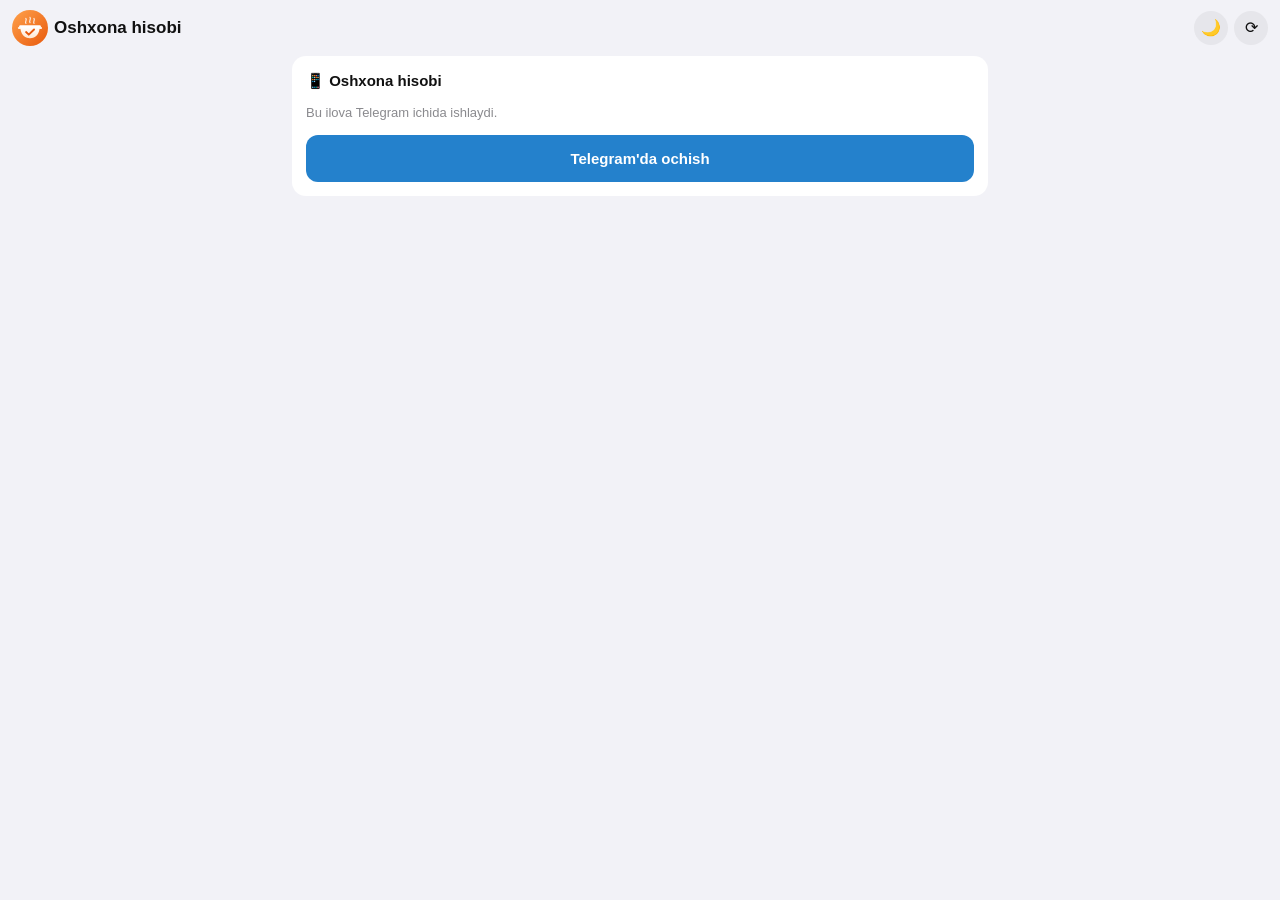
<file: docs/index.html>
<!doctype html>
<html lang="uz">
<head>
  <meta charset="utf-8">
  <meta name="viewport" content="width=device-width, initial-scale=1, maximum-scale=1, user-scalable=no, viewport-fit=cover">
  <title>Oshxona hisobi</title>
  <script src="https://telegram.org/js/telegram-web-app.js"></script>
  <link rel="icon" href="icon.svg" type="image/svg+xml">
  <link rel="stylesheet" href="style.css?v=8">
</head>
<body>
  <div class="dev-banner hidden" id="dev-banner">SINOV REJIMI — ma'lumot faqat shu brauzerda</div>
  <header class="top">
    <img class="logo" src="icon.svg" alt="">
    <div class="grow">
      <div class="top-title" id="top-title">Oshxona hisobi</div>
      <div class="top-sub" id="top-sub">Yuklanmoqda…</div>
    </div>
    <button class="sync saved" id="sync" type="button" aria-live="polite"></button>
    <button class="icon-btn" id="theme-btn" aria-label="Kunduzgi rejim">☀️</button>
    <button class="icon-btn" id="refresh" aria-label="Bulutdan yangilash">⟳</button>
  </header>

  <main id="view"><div class="empty">Yuklanmoqda…</div></main>

  <nav class="tabs" id="tabs">
    <button data-tab="meal" class="active"><span class="ti">🍽</span><span>Ovqat</span></button>
    <button data-tab="pay"><span class="ti">💵</span><span>To'lov</span></button>
    <button data-tab="exp"><span class="ti">🛒</span><span>Xarajat</span></button>
    <button data-tab="rep"><span class="ti">📊</span><span>Hisobot</span></button>
    <button data-tab="kids"><span class="ti">👥</span><span>Bolalar</span></button>
    <button data-tab="set"><span class="ti">⚙️</span><span>Sozlama</span></button>
  </nav>

  <div class="sheet-bg hidden" id="sheet-bg"></div>
  <section class="sheet hidden" id="sheet" role="dialog" aria-modal="true">
    <div class="sheet-head">
      <div class="sheet-title" id="sheet-title"></div>
      <button class="icon-btn" id="sheet-close" aria-label="Yopish">✕</button>
    </div>
    <div class="sheet-body" id="sheet-body"></div>
  </section>

  <div class="toast hidden" id="toast"><span id="toast-text"></span><button id="toast-undo" class="hidden">Bekor qilish</button></div>

  <script src="logic.js?v=8"></script>
  <script src="store.js?v=8"></script>
  <script src="app.js?v=8"></script>
</body>
</html>
</file>
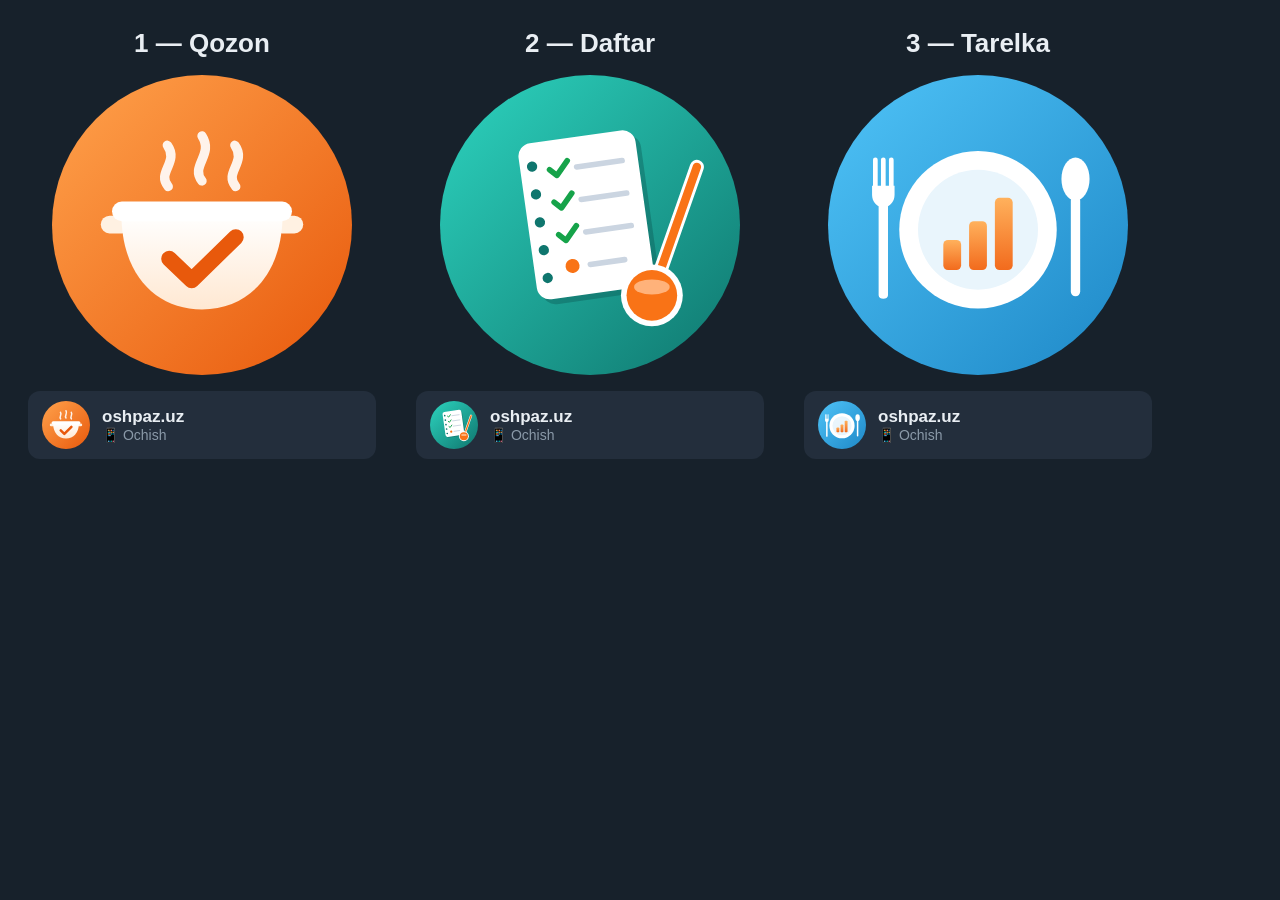
<file: brand/preview.html>
<!doctype html><html><head><meta charset="utf-8"><style>
body{margin:0;background:#17212b;font:600 22px Segoe UI,sans-serif;color:#e9eef3;padding:28px;width:1144px}
.row{display:flex;gap:40px}.col{display:flex;flex-direction:column;align-items:center;gap:16px;width:348px}
.big{width:300px;height:300px;border-radius:50%;display:block}
.chat{display:flex;align-items:center;gap:12px;background:#232e3c;border-radius:12px;padding:10px 14px;width:320px}
.sm{width:48px;height:48px;border-radius:50%}.t{font-size:17px}.s{font-size:14px;color:#8a99a8;font-weight:400}
.n{font-size:26px}
</style></head><body><div class="row">
<div class="col"><div class="n">1 — Qozon</div><img class="big" src="logo-qozon.svg"><div class="chat"><img class="sm" src="logo-qozon.svg"><div><div class="t">oshpaz.uz</div><div class="s">📱 Ochish</div></div></div></div>
<div class="col"><div class="n">2 — Daftar</div><img class="big" src="logo-daftar.svg"><div class="chat"><img class="sm" src="logo-daftar.svg"><div><div class="t">oshpaz.uz</div><div class="s">📱 Ochish</div></div></div></div>
<div class="col"><div class="n">3 — Tarelka</div><img class="big" src="logo-tarelka.svg"><div class="chat"><img class="sm" src="logo-tarelka.svg"><div><div class="t">oshpaz.uz</div><div class="s">📱 Ochish</div></div></div></div>
</div></body></html>
</file>
<file: docs/style.css>
/* Telegram mavzusi ranglari (Telegram o'zi --tg-theme-* ni beradi), aks holda zaxira ranglar */
:root {
  --bg: var(--tg-theme-secondary-bg-color, #f2f2f7);
  --card: var(--tg-theme-section-bg-color, var(--tg-theme-bg-color, #ffffff));
  --text: var(--tg-theme-text-color, #111111);
  --hint: var(--tg-theme-hint-color, #8a8a8e);
  --link: var(--tg-theme-link-color, #2481cc);
  --btn: var(--tg-theme-button-color, #2481cc);
  --btn-text: var(--tg-theme-button-text-color, #ffffff);
  --sep: rgba(127, 127, 127, 0.18);
  --soft: rgba(127, 127, 127, 0.10);
  --ok: #1f9d55;
  --part: #d48a00;
  --bad: #e5484d;
  --gray: #8a8a8e;
  --radius: 14px;
}
@media (prefers-color-scheme: dark) {
  :root {
    --bg: var(--tg-theme-secondary-bg-color, #000000);
    --card: var(--tg-theme-section-bg-color, var(--tg-theme-bg-color, #1c1c1e));
    --text: var(--tg-theme-text-color, #f2f2f2);
    --hint: var(--tg-theme-hint-color, #98989f);
    --ok: #3ccf7a; --part: #f0b429; --bad: #ff6369;
  }
}

* { box-sizing: border-box; -webkit-tap-highlight-color: transparent; }
html, body { margin: 0; padding: 0; }
body {
  background: var(--bg);
  color: var(--text);
  font: 15px/1.4 -apple-system, BlinkMacSystemFont, "Segoe UI", Roboto, Helvetica, Arial, sans-serif;
  padding-bottom: calc(68px + env(safe-area-inset-bottom));
  overscroll-behavior-y: none;
}
button, input, select, textarea { font: inherit; color: inherit; }
.hidden { display: none !important; }

/* ---------- top ---------- */
.top {
  position: sticky; top: 0; z-index: 5;
  display: flex; align-items: center; justify-content: space-between; gap: 8px;
  padding: 10px 16px; background: var(--bg);
}
.top-title { font-weight: 700; font-size: 17px; }
.top-sub { color: var(--hint); font-size: 13px; }
.icon-btn {
  border: 0; background: var(--soft); width: 36px; height: 36px; border-radius: 50%;
  font-size: 18px; cursor: pointer; flex: none;
}

main { padding: 0 12px 12px; max-width: 720px; margin: 0 auto; }

/* ---------- tabs ---------- */
.tabs {
  position: fixed; left: 0; right: 0; bottom: 0; z-index: 10;
  display: grid; grid-template-columns: repeat(6, 1fr);
  background: var(--card); border-top: 1px solid var(--sep);
  padding-bottom: env(safe-area-inset-bottom);
}
.tabs button {
  border: 0; background: none; padding: 7px 0 8px; cursor: pointer;
  display: flex; flex-direction: column; align-items: center; gap: 1px;
  font-size: 11px; color: var(--hint);
}
.tabs .ti { font-size: 20px; line-height: 1.2; filter: grayscale(1); opacity: .7; }
.tabs button.active { color: var(--btn); font-weight: 600; }
.tabs button.active .ti { filter: none; opacity: 1; }

/* ---------- cards & lists ---------- */
.card { background: var(--card); border-radius: var(--radius); padding: 14px; margin: 0 0 12px; }
.card h3 { margin: 0 0 10px; font-size: 15px; }
.section-title { color: var(--hint); font-size: 13px; text-transform: uppercase; letter-spacing: .03em; margin: 16px 4px 6px; }
.row { display: flex; align-items: center; gap: 10px; }
.between { justify-content: space-between; }
.grow { flex: 1; min-width: 0; }
.hint { color: var(--hint); font-size: 13px; }
.muted { color: var(--hint); }
.big { font-size: 22px; font-weight: 700; }
.ok { color: var(--ok); } .part { color: var(--part); } .bad { color: var(--bad); } .gray { color: var(--gray); }
.empty { text-align: center; color: var(--hint); padding: 32px 12px; }

.list { background: var(--card); border-radius: var(--radius); overflow: hidden; margin-bottom: 12px; }
.item {
  display: flex; align-items: center; gap: 10px; padding: 11px 14px;
  border-bottom: 1px solid var(--sep); cursor: pointer;
}
.item:last-child { border-bottom: 0; }
.item:active { background: var(--soft); }
.item .name { font-weight: 500; white-space: nowrap; overflow: hidden; text-overflow: ellipsis; }
.item .sub { color: var(--hint); font-size: 12.5px; }
.item .amt { font-weight: 600; white-space: nowrap; font-variant-numeric: tabular-nums; }
.group-head {
  padding: 8px 14px; font-size: 13px; font-weight: 600; color: var(--hint);
  background: var(--soft); display: flex; justify-content: space-between;
}

.dot { width: 10px; height: 10px; border-radius: 50%; flex: none; }
.dot.ok { background: var(--ok); } .dot.part { background: var(--part); }
.dot.bad { background: var(--bad); } .dot.exempt, .dot.left { background: var(--gray); }

/* ---------- stats ---------- */
.stats { display: grid; grid-template-columns: repeat(4, 1fr); gap: 6px; margin-top: 10px; }
.stat {
  border: 0; border-radius: 10px; background: var(--soft); padding: 8px 4px; text-align: center;
  cursor: pointer;
}
.stat b { display: block; font-size: 18px; }
.stat span { font-size: 11.5px; color: var(--hint); }
.stat.sel { outline: 2px solid var(--btn); }

/* ---------- chips ---------- */
.chips { display: flex; gap: 6px; overflow-x: auto; padding: 2px 0 10px; scrollbar-width: none; }
.chips::-webkit-scrollbar { display: none; }
.chip {
  flex: none; border: 0; border-radius: 18px; padding: 7px 13px; background: var(--card);
  cursor: pointer; white-space: nowrap; font-size: 14px;
}
.chip.sel { background: var(--btn); color: var(--btn-text); }
.chips.wrap { flex-wrap: wrap; overflow: visible; }

/* ---------- forms ---------- */
.input, select.input, textarea.input {
  width: 100%; border: 1px solid var(--sep); background: var(--card); border-radius: 10px;
  padding: 11px 12px; outline: none; font-size: 16px;
}
.input:focus { border-color: var(--btn); }
textarea.input { min-height: 120px; resize: vertical; }
.field { margin-bottom: 10px; }
.field label { display: block; font-size: 13px; color: var(--hint); margin: 0 0 4px 2px; }
.search { margin-bottom: 10px; }

.btn {
  display: block; width: 100%; border: 0; border-radius: 12px; padding: 13px 14px;
  background: var(--btn); color: var(--btn-text); font-weight: 600; cursor: pointer; font-size: 15px;
}
.btn:active { opacity: .85; }
.btn:disabled { opacity: .5; }
.btn.secondary { background: var(--soft); color: var(--text); }
.btn.danger { background: transparent; color: var(--bad); border: 1px solid var(--sep); }
.btn.ok { background: var(--ok); color: #fff; }
.btn + .btn, .btn-row + .btn, .btn + .btn-row { margin-top: 8px; }
.btn-row { display: flex; gap: 8px; }
.btn-row .btn { margin: 0; }
.mini {
  border: 0; border-radius: 16px; padding: 6px 11px; background: var(--btn); color: var(--btn-text);
  font-weight: 600; font-size: 13px; cursor: pointer; white-space: nowrap; flex: none;
}
.mini.ghost { background: var(--soft); color: var(--text); }
.mini.del { background: transparent; color: var(--bad); padding: 6px 8px; }

/* ---------- report ---------- */
.kpis { display: grid; grid-template-columns: 1fr 1fr; gap: 8px; margin-bottom: 12px; }
.kpi { background: var(--card); border-radius: var(--radius); padding: 12px 14px; }
.kpi .label { font-size: 13px; color: var(--hint); }
.kpi .value { font-size: 19px; font-weight: 700; font-variant-numeric: tabular-nums; }
.kpi.wide { grid-column: 1 / -1; }
.bar-row { margin: 8px 0; }
.bar-row .row { font-size: 14px; }
.bar { height: 8px; border-radius: 4px; background: var(--soft); overflow: hidden; margin-top: 4px; }
.bar > i { display: block; height: 100%; background: var(--btn); border-radius: 4px; }
.seg { display: grid; grid-template-columns: 1fr 1fr; background: var(--card); border-radius: 10px; padding: 3px; margin-bottom: 10px; }
.seg button { border: 0; background: none; padding: 8px; border-radius: 8px; cursor: pointer; font-weight: 600; color: var(--hint); }
.seg button.sel { background: var(--btn); color: var(--btn-text); }
.period { display: flex; align-items: center; justify-content: space-between; margin-bottom: 10px; }
.period b { font-size: 16px; }
.kv { display: flex; justify-content: space-between; padding: 6px 0; border-bottom: 1px solid var(--sep); }
.kv:last-child { border-bottom: 0; }
.kv b { font-variant-numeric: tabular-nums; }

/* ---------- sheet ---------- */
.sheet-bg { position: fixed; inset: 0; background: rgba(0, 0, 0, .4); z-index: 20; }
.sheet {
  position: fixed; left: 0; right: 0; bottom: 0; z-index: 21;
  background: var(--bg); border-radius: 18px 18px 0 0;
  max-height: 90vh; display: flex; flex-direction: column;
  animation: up .18s ease-out; max-width: 720px; margin: 0 auto;
}
@keyframes up { from { transform: translateY(30px); opacity: .6; } to { transform: none; opacity: 1; } }
.sheet-head { display: flex; align-items: center; justify-content: space-between; padding: 14px 16px 8px; gap: 8px; }
.sheet-title { font-weight: 700; font-size: 17px; min-width: 0; overflow: hidden; text-overflow: ellipsis; white-space: nowrap; }
.sheet-body { overflow-y: auto; padding: 0 12px calc(16px + env(safe-area-inset-bottom)); }

.status-box { text-align: center; padding: 6px 0 2px; }
.status-box .big { font-size: 26px; }

/* ---------- toast ---------- */
.toast {
  position: fixed; left: 12px; right: 12px; bottom: calc(76px + env(safe-area-inset-bottom)); z-index: 30;
  background: #2b2b2e; color: #fff; border-radius: 12px; padding: 12px 14px;
  display: flex; align-items: center; justify-content: space-between; gap: 10px;
  box-shadow: 0 6px 24px rgba(0, 0, 0, .25); max-width: 696px; margin: 0 auto; font-size: 14px;
}
.toast button { border: 0; background: none; color: #6ab2f2; font-weight: 700; cursor: pointer; flex: none; }
.toast.err { background: #b3261e; }

@media (min-width: 560px) {
  .kpis { grid-template-columns: repeat(3, 1fr); }
  .kpis .kpi.wide { grid-column: auto; }
}

/* ---------- serversiz versiya: bulut holati ---------- */
.top .grow { min-width: 0; }
.sync {
  border: 0; background: var(--soft); color: var(--hint); border-radius: 999px;
  padding: 6px 10px; font-size: 12px; white-space: nowrap; flex: none; cursor: default;
}
.sync:empty { display: none; }
.sync.pending, .sync.saving { color: var(--part); }
.sync.error { color: #fff; background: var(--bad); cursor: pointer; }
.dev-banner {
  background: #d48a00; color: #fff; text-align: center; font-size: 12px; font-weight: 700; padding: 4px 8px;
}
.copy-area { min-height: 50vh; font-size: 13px; }
a.btn { display: block; text-align: center; text-decoration: none; }
.top .logo { width: 36px; height: 36px; border-radius: 50%; flex: none; }

/* ---------- ko'rinish: kunduzgi (oq) / tungi — Telegram mavzusidan qat'i nazar ---------- */
html[data-theme="light"] {
  color-scheme: light;
  --bg: #f2f2f7; --card: #ffffff; --text: #111111; --hint: #6d6d72; --link: #2481cc;
  --btn: #2481cc; --btn-text: #ffffff; --sep: rgba(0, 0, 0, .12); --soft: rgba(0, 0, 0, .06);
  --ok: #1f9d55; --part: #b87400; --bad: #d93a3f; --gray: #8a8a8e;
}
html[data-theme="dark"] {
  color-scheme: dark;
  --bg: #000000; --card: #1c1c1e; --text: #f2f2f2; --hint: #98989f; --link: #5eb5f7;
  --btn: #3e88d6; --btn-text: #ffffff; --sep: rgba(255, 255, 255, .12); --soft: rgba(255, 255, 255, .08);
  --ok: #3ccf7a; --part: #f0b429; --bad: #ff6369; --gray: #98989f;
}
.seg.seg3 { grid-template-columns: 1fr 1fr 1fr; margin-bottom: 0; }
.seg.seg3 button { font-size: 13px; padding: 8px 4px; }

/* ---------- to'lov: haftada bitta, tuzatishlar tarixi ---------- */
.paid-chip {
  flex: none; font-size: 13px; font-weight: 700; color: var(--ok);
  background: rgba(31, 157, 85, .14); background: color-mix(in srgb, var(--ok) 14%, transparent);
  border-radius: 999px; padding: 4px 9px;
}
.paid-box { border-radius: 12px; padding: 10px 12px; background: rgba(31, 157, 85, .12); background: color-mix(in srgb, var(--ok) 12%, transparent); }
.paid-box .name { color: var(--ok); font-weight: 700; }
.other-dev { color: var(--bad); font-weight: 600; }
.sub.fix { color: var(--part); }
.item.removed .name, .item.removed .sub { opacity: .7; }
.fixrow { background: rgba(212, 138, 0, .08); background: color-mix(in srgb, var(--part) 8%, transparent); }
.top { gap: 6px; padding: 10px 12px; }
.top-title, .top-sub { white-space: nowrap; overflow: hidden; text-overflow: ellipsis; }
.top .icon-btn { width: 34px; height: 34px; font-size: 16px; }

/* ---------- ovqat: kuniga ikki mahal ---------- */
.tabs button { min-width: 0; font-size: 10.5px; }
.tabs button > span:last-child { max-width: 100%; overflow: hidden; text-overflow: ellipsis; white-space: nowrap; }
.meal-head { padding: 10px 12px 12px; }
.meal-head .period { margin-bottom: 8px; }
.mday { text-align: center; min-width: 0; }
.mday b { font-size: 17px; }
.meal-sum { display: grid; grid-template-columns: 1fr 1fr; gap: 8px; }
.meal-sum > div { background: var(--soft); border-radius: 10px; padding: 8px 10px; }
.meal-sum span { display: block; font-size: 12px; color: var(--hint); }
.meal-sum b { font-size: 20px; font-variant-numeric: tabular-nums; }
.meal-sum i { font-style: normal; color: var(--ok); }
.meal-sum em { font-style: normal; font-size: 14px; color: var(--hint); font-weight: 600; }
.mcols { display: flex; gap: 6px; }
.mcols i { width: 46px; text-align: center; font-style: normal; font-size: 11px; font-weight: 600; }
.meal-row { padding: 8px 10px 8px 14px; gap: 6px; }
.mbtn {
  flex: none; width: 46px; height: 42px; border-radius: 12px; cursor: pointer;
  border: 1.5px dashed var(--sep); background: transparent; color: var(--hint);
  display: flex; flex-direction: column; align-items: center; justify-content: center; line-height: 1;
}
.mbtn b { font-size: 20px; font-weight: 700; }
.mbtn small { font-size: 10px; margin-top: 1px; opacity: .8; }
.mbtn.on { border: 1.5px solid var(--ok); background: var(--ok); color: #fff; }
.mbtn:active { transform: scale(.94); }
.note {
  background: rgba(212, 138, 0, .12); background: color-mix(in srgb, var(--part) 13%, transparent);
  border-radius: 12px; padding: 10px 12px; margin: 0 0 10px; font-size: 13.5px;
}
.link { border: 0; background: none; padding: 0; color: var(--link); font-weight: 600; cursor: pointer; text-decoration: underline; }
.mgrid { display: grid; grid-template-columns: 30px repeat(7, 1fr); gap: 4px; align-items: center; }
.mg-h { text-align: center; font-size: 12px; color: var(--hint); font-weight: 600; line-height: 1.15; }
.mg-h small { display: block; font-weight: 400; }
.mg-h.today { color: var(--btn); }
.mg-l { font-size: 11px; color: var(--hint); font-weight: 600; }
.mg-c {
  height: 34px; border-radius: 9px; border: 1.5px dashed var(--sep); background: transparent;
  color: var(--hint); font-size: 15px; font-weight: 700; cursor: pointer; padding: 0;
}
.mg-c.on { border: 0; background: var(--ok); color: #fff; }
.mg-c.late { border: 0; background: var(--part); color: #fff; }
.mg-c.off { border: 0; background: var(--soft); opacity: .5; cursor: default; }
.late-key { display: inline-block; background: var(--part); color: #fff; border-radius: 5px; padding: 0 5px; font-weight: 700; }
</file>
